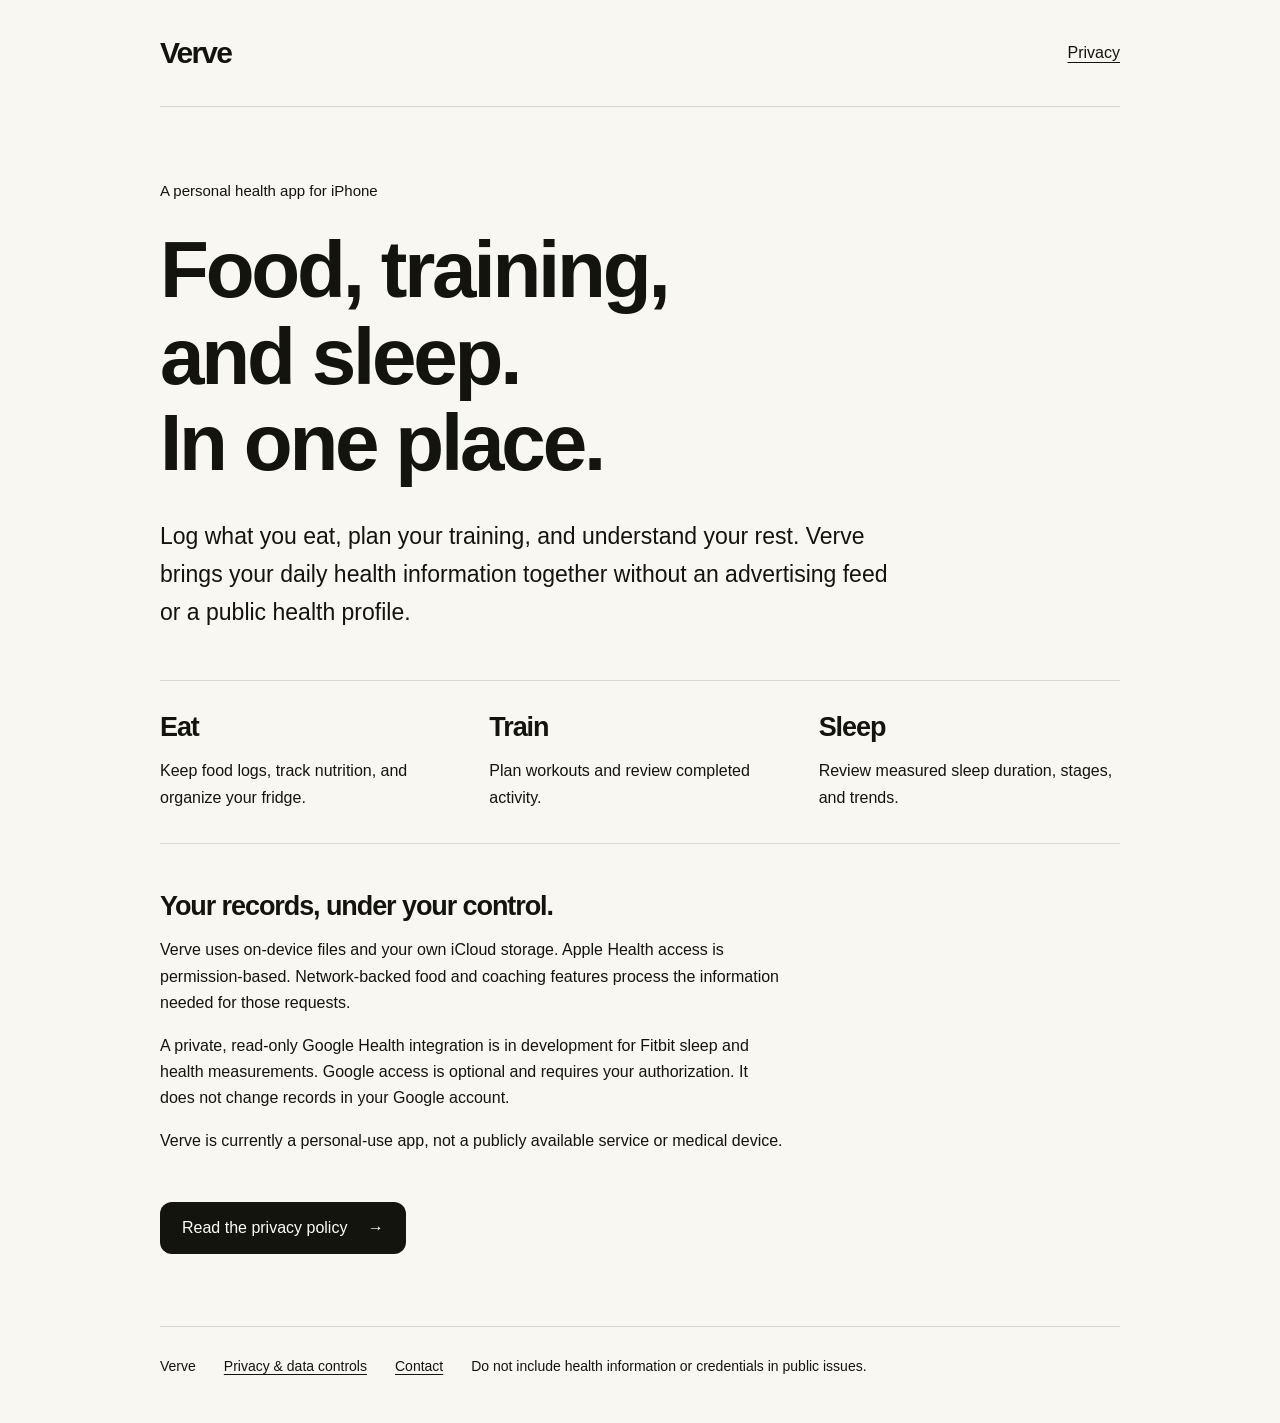
<file: index.html>
<!doctype html>
<html lang="en">
<head>
  <meta charset="utf-8">
  <meta name="viewport" content="width=device-width, initial-scale=1">
  <meta name="description" content="Verve is a personal iPhone app for food, training, and sleep.">
  <title>Verve — Food, training, sleep</title>
  <link rel="stylesheet" href="style.css">
</head>
<body>
  <header><a class="wordmark" href="./">Verve</a><nav aria-label="Main"><a href="privacy.html">Privacy</a></nav></header>
  <main>
    <p class="eyebrow">A personal health app for iPhone</p>
    <h1>Food, training,<br>and sleep.<br>In one place.</h1>
    <p class="lead">Log what you eat, plan your training, and understand your rest. Verve brings your daily health information together without an advertising feed or a public health profile.</p>
    <section class="features" aria-label="Features">
      <article><h2>Eat</h2><p>Keep food logs, track nutrition, and organize your fridge.</p></article>
      <article><h2>Train</h2><p>Plan workouts and review completed activity.</p></article>
      <article><h2>Sleep</h2><p>Review measured sleep duration, stages, and trends.</p></article>
    </section>
    <section><h2>Your records, under your control.</h2><p>Verve uses on-device files and your own iCloud storage. Apple Health access is permission-based. Network-backed food and coaching features process the information needed for those requests.</p><p>A private, read-only Google Health integration is in development for Fitbit sleep and health measurements. Google access is optional and requires your authorization. It does not change records in your Google account.</p><p>Verve is currently a personal-use app, not a publicly available service or medical device.</p></section>
    <a class="action" href="privacy.html">Read the privacy policy <span aria-hidden="true">→</span></a>
  </main>
  <footer><span>Verve</span><a href="privacy.html">Privacy &amp; data controls</a><a href="https://github.com/Dexin-Huang/verve-site/issues">Contact</a><p>Do not include health information or credentials in public issues.</p></footer>
</body>
</html>
</file>
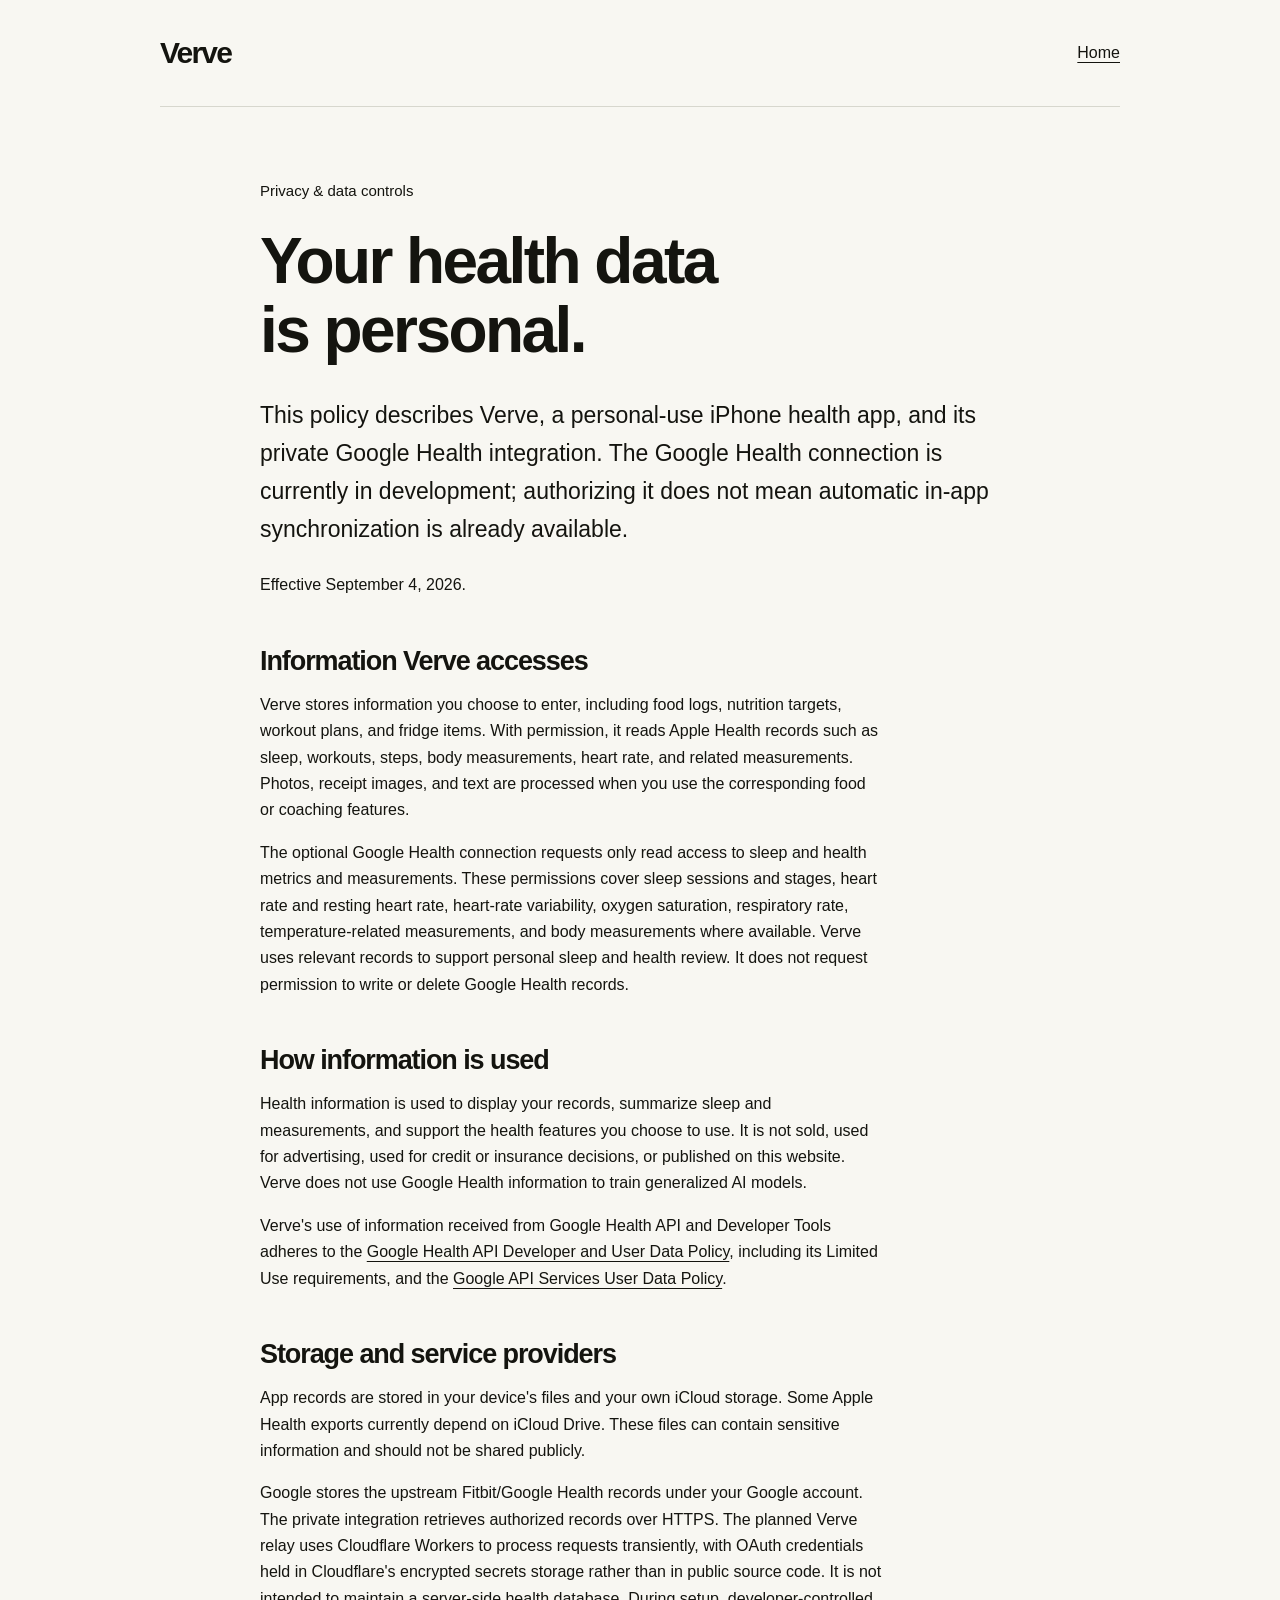
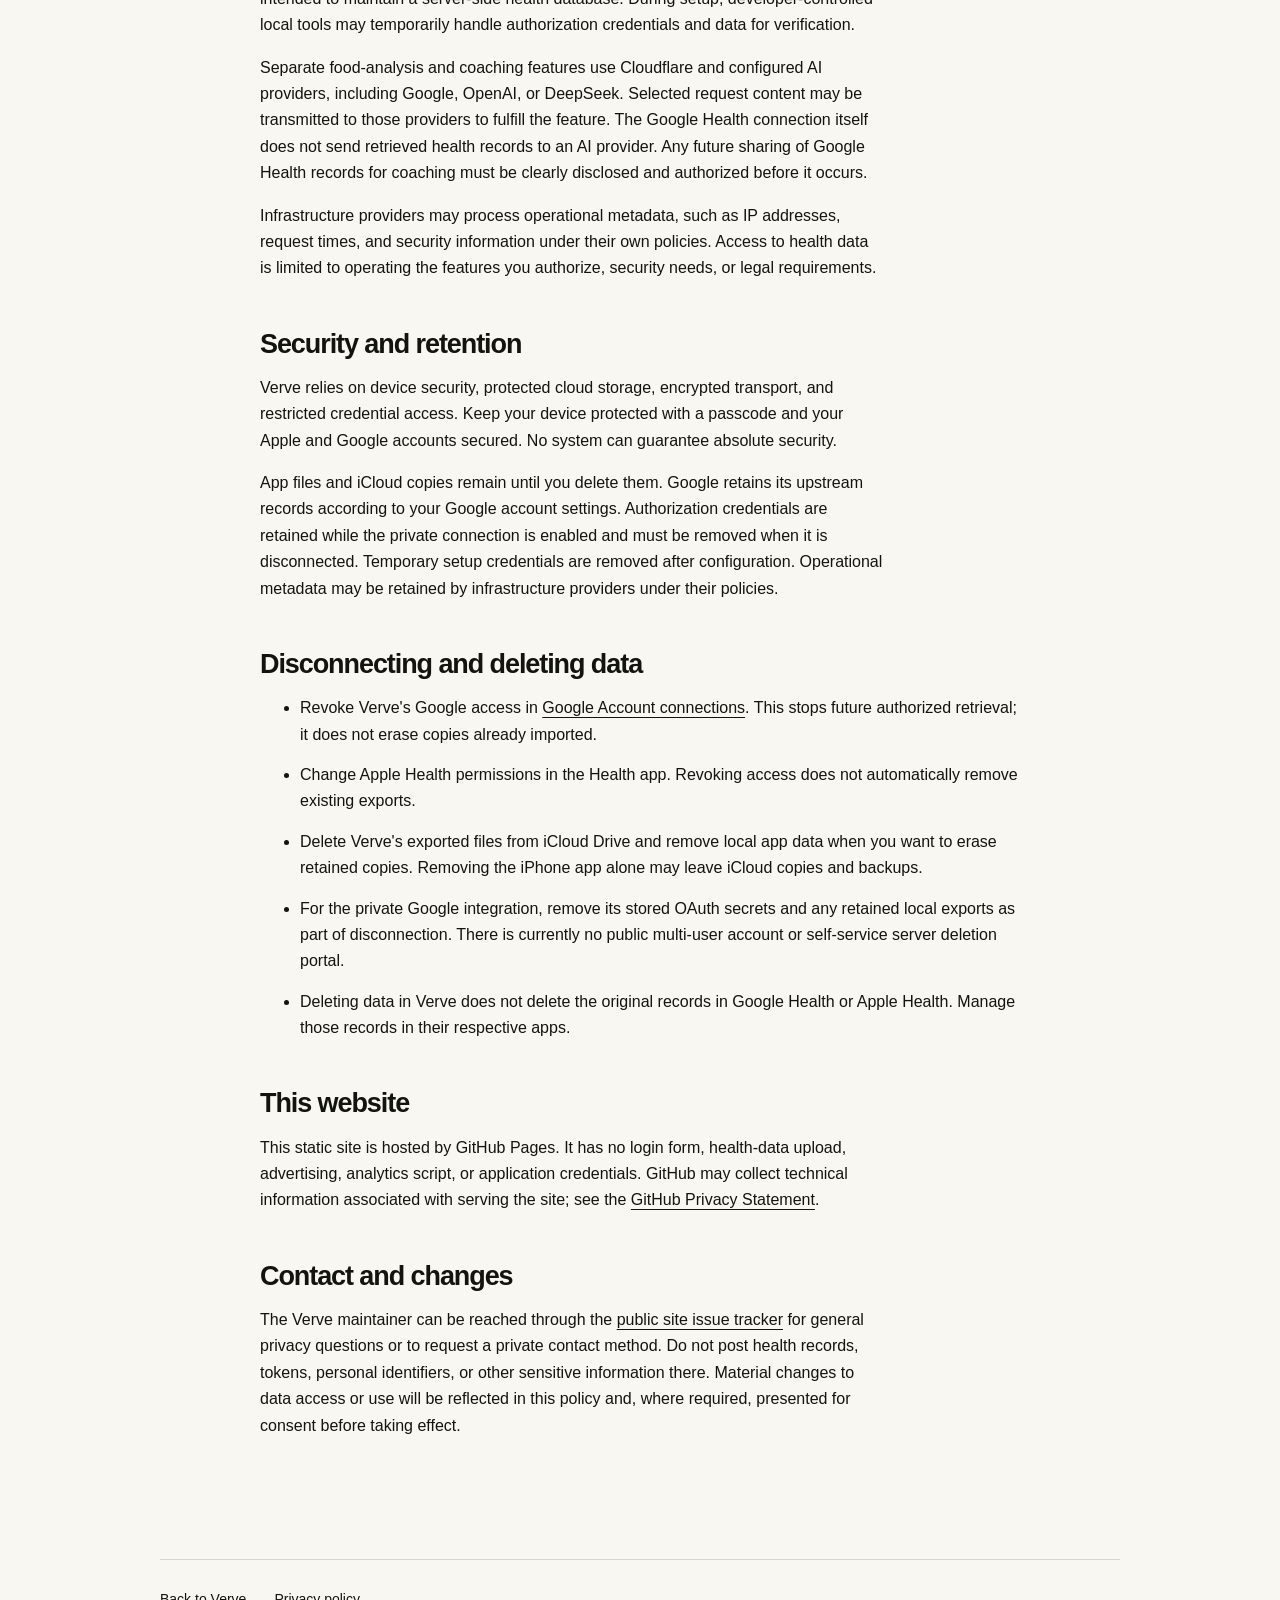
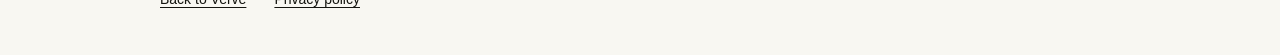
<file: privacy.html>
<!doctype html>
<html lang="en">
<head>
  <meta charset="utf-8">
  <meta name="viewport" content="width=device-width, initial-scale=1">
  <meta name="description" content="How Verve accesses, uses, stores, and protects personal health information.">
  <title>Privacy policy — Verve</title>
  <link rel="stylesheet" href="style.css">
</head>
<body>
  <header><a class="wordmark" href="./">Verve</a><nav aria-label="Main"><a href="./">Home</a></nav></header>
  <main class="policy">
    <p class="eyebrow">Privacy &amp; data controls</p>
    <h1>Your health data<br>is personal.</h1>
    <p class="lead">This policy describes Verve, a personal-use iPhone health app, and its private Google Health integration. The Google Health connection is currently in development; authorizing it does not mean automatic in-app synchronization is already available.</p>
    <p>Effective September 4, 2026.</p>
    <section><h2>Information Verve accesses</h2><p>Verve stores information you choose to enter, including food logs, nutrition targets, workout plans, and fridge items. With permission, it reads Apple Health records such as sleep, workouts, steps, body measurements, heart rate, and related measurements. Photos, receipt images, and text are processed when you use the corresponding food or coaching features.</p><p>The optional Google Health connection requests only read access to sleep and health metrics and measurements. These permissions cover sleep sessions and stages, heart rate and resting heart rate, heart-rate variability, oxygen saturation, respiratory rate, temperature-related measurements, and body measurements where available. Verve uses relevant records to support personal sleep and health review. It does not request permission to write or delete Google Health records.</p></section>
    <section><h2>How information is used</h2><p>Health information is used to display your records, summarize sleep and measurements, and support the health features you choose to use. It is not sold, used for advertising, used for credit or insurance decisions, or published on this website. Verve does not use Google Health information to train generalized AI models.</p><p>Verve's use of information received from Google Health API and Developer Tools adheres to the <a href="https://developers.google.com/health/policies/health-api-developer-user-data-policy">Google Health API Developer and User Data Policy</a>, including its Limited Use requirements, and the <a href="https://developers.google.com/terms/api-services-user-data-policy">Google API Services User Data Policy</a>.</p></section>
    <section><h2>Storage and service providers</h2><p>App records are stored in your device's files and your own iCloud storage. Some Apple Health exports currently depend on iCloud Drive. These files can contain sensitive information and should not be shared publicly.</p><p>Google stores the upstream Fitbit/Google Health records under your Google account. The private integration retrieves authorized records over HTTPS. The planned Verve relay uses Cloudflare Workers to process requests transiently, with OAuth credentials held in Cloudflare's encrypted secrets storage rather than in public source code. It is not intended to maintain a server-side health database. During setup, developer-controlled local tools may temporarily handle authorization credentials and data for verification.</p><p>Separate food-analysis and coaching features use Cloudflare and configured AI providers, including Google, OpenAI, or DeepSeek. Selected request content may be transmitted to those providers to fulfill the feature. The Google Health connection itself does not send retrieved health records to an AI provider. Any future sharing of Google Health records for coaching must be clearly disclosed and authorized before it occurs.</p><p>Infrastructure providers may process operational metadata, such as IP addresses, request times, and security information under their own policies. Access to health data is limited to operating the features you authorize, security needs, or legal requirements.</p></section>
    <section><h2>Security and retention</h2><p>Verve relies on device security, protected cloud storage, encrypted transport, and restricted credential access. Keep your device protected with a passcode and your Apple and Google accounts secured. No system can guarantee absolute security.</p><p>App files and iCloud copies remain until you delete them. Google retains its upstream records according to your Google account settings. Authorization credentials are retained while the private connection is enabled and must be removed when it is disconnected. Temporary setup credentials are removed after configuration. Operational metadata may be retained by infrastructure providers under their policies.</p></section>
    <section><h2>Disconnecting and deleting data</h2><ul><li>Revoke Verve's Google access in <a href="https://myaccount.google.com/connections">Google Account connections</a>. This stops future authorized retrieval; it does not erase copies already imported.</li><li>Change Apple Health permissions in the Health app. Revoking access does not automatically remove existing exports.</li><li>Delete Verve's exported files from iCloud Drive and remove local app data when you want to erase retained copies. Removing the iPhone app alone may leave iCloud copies and backups.</li><li>For the private Google integration, remove its stored OAuth secrets and any retained local exports as part of disconnection. There is currently no public multi-user account or self-service server deletion portal.</li><li>Deleting data in Verve does not delete the original records in Google Health or Apple Health. Manage those records in their respective apps.</li></ul></section>
    <section><h2>This website</h2><p>This static site is hosted by GitHub Pages. It has no login form, health-data upload, advertising, analytics script, or application credentials. GitHub may collect technical information associated with serving the site; see the <a href="https://docs.github.com/en/site-policy/privacy-policies/github-general-privacy-statement">GitHub Privacy Statement</a>.</p></section>
    <section><h2>Contact and changes</h2><p>The Verve maintainer can be reached through the <a href="https://github.com/Dexin-Huang/verve-site/issues">public site issue tracker</a> for general privacy questions or to request a private contact method. Do not post health records, tokens, personal identifiers, or other sensitive information there. Material changes to data access or use will be reflected in this policy and, where required, presented for consent before taking effect.</p></section>
  </main>
  <footer><a href="./">Back to Verve</a><a href="privacy.html">Privacy policy</a></footer>
</body>
</html>
</file>
<file: style.css>
:root { color-scheme: light; font-family: -apple-system, BlinkMacSystemFont, "Segoe UI", sans-serif; color: #14140f; background: #f8f7f2; line-height: 1.65; }
* { box-sizing: border-box; }
body { margin: 0; }
a { color: inherit; text-underline-offset: .22em; }
a:hover { text-decoration-thickness: 2px; }
a:focus-visible { outline: 2px solid #14140f; outline-offset: 5px; }
header, main, footer { width: min(100% - 48px, 960px); margin-inline: auto; }
header { display: flex; align-items: center; justify-content: space-between; padding-block: 28px; border-bottom: 1px solid #d7d7ce; }
.wordmark { font-size: 30px; font-weight: 800; letter-spacing: -.06em; text-decoration: none; }
main { padding-block: 72px; }
.eyebrow { font-size: 15px; margin: 0 0 24px; }
h1, h2 { line-height: 1.08; letter-spacing: -.04em; }
h1 { font-size: clamp(42px, 7vw, 80px); margin: 0 0 32px; font-weight: 800; }
h2 { font-size: 27px; margin: 0 0 16px; }
p { max-width: 70ch; }
.lead { font-size: clamp(19px, 2.4vw, 23px); max-width: 57ch; }
section { margin-block: 48px; }
.features { display: grid; grid-template-columns: repeat(3, 1fr); gap: 28px; padding-block: 32px; border-block: 1px solid #d7d7ce; }
.features p { margin-bottom: 0; }
.action { display: inline-block; background: #14140f; color: #fcfcfa; padding: 13px 22px; border-radius: 12px; text-decoration: none; }
.action span { margin-left: 16px; }
.policy { max-width: 760px; }
.policy h1 { font-size: clamp(38px, 6vw, 64px); }
.policy li { margin-bottom: 14px; }
.policy a { overflow-wrap: anywhere; }
footer { border-top: 1px solid #d7d7ce; padding-block: 28px 44px; display: flex; gap: 16px 28px; flex-wrap: wrap; font-size: 14px; }
footer p { flex-basis: 100%; margin: 0; }
@media (max-width: 600px) { header, main, footer { width: calc(100% - 36px); } main { padding-block: 44px; } .features { grid-template-columns: 1fr; gap: 28px; } section { margin-block: 36px; } }
</file>
